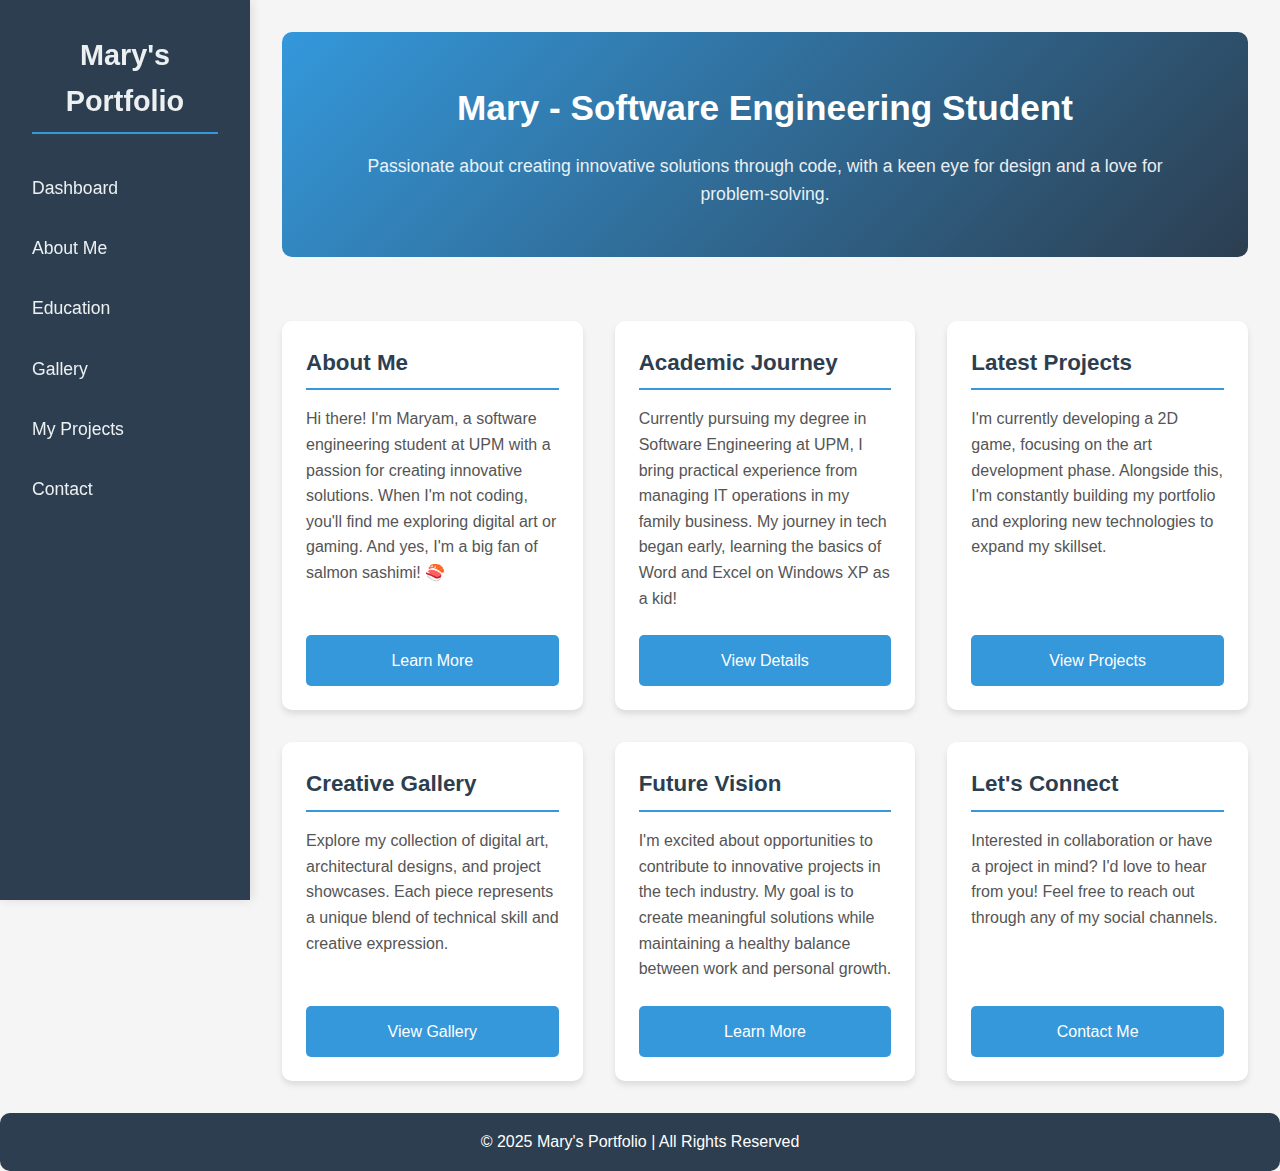
<file: index.html>
<!DOCTYPE html>
<html lang="en">
<head>
    <meta charset="UTF-8">
    <meta name="viewport" content="width=device-width, initial-scale=1.0">
    <title>Maryam Rizkha | Software Engineering Portfolio</title>
    <link rel="stylesheet" href="styles.css">
    <link rel="icon" type="image/png" href="image/favicon.png">
    <meta name="description" content="Portfolio of Maryam Rizkha, a Software Engineering student at UPM specializing in web development and creative solutions.">
</head>
<body>
    <div class="sidebar">
        <h1>Mary's Portfolio</h1>
        <nav>
            <ul>
                <li><a href="index.html">Dashboard</a></li>
                <li><a href="about.html">About Me</a></li>
                <li><a href="education.html">Education</a></li>
                <li><a href="gallery.html">Gallery</a></li>
                <li><a href="projects.html">My Projects</a></li>
                <li><a href="contact.html">Contact</a></li>
            </ul>
        </nav>
    </div>

    <div class="main-content">
        <div class="hero-section">
            <div class="hero-content">
                <h2>Mary - Software Engineering Student</h2>
                <p class="positioning-statement">Passionate about creating innovative solutions through code, with a keen eye for design and a love for problem-solving.</p>
            </div>
        </div>

        <div class="dashboard-grid">
            <div class="dashboard-card">
                <h3>About Me</h3>
                <p>Hi there! I'm Maryam, a software engineering student at UPM with a passion for creating innovative solutions. When I'm not coding, you'll find me exploring digital art or gaming. And yes, I'm a big fan of salmon sashimi! 🍣</p>
                <a href="about.html" class="button">Learn More</a>
            </div>

            <div class="dashboard-card">
                <h3>Academic Journey</h3>
                <p>Currently pursuing my degree in Software Engineering at UPM, I bring practical experience from managing IT operations in my family business. My journey in tech began early, learning the basics of Word and Excel on Windows XP as a kid!</p>
                <a href="education.html" class="button">View Details</a>
            </div>

            <div class="dashboard-card">
                <h3>Latest Projects</h3>
                <p>I'm currently developing a 2D game, focusing on the art development phase. Alongside this, I'm constantly building my portfolio and exploring new technologies to expand my skillset.</p>
                <a href="projects.html" class="button">View Projects</a>
            </div>

            <div class="dashboard-card">
                <h3>Creative Gallery</h3>
                <p>Explore my collection of digital art, architectural designs, and project showcases. Each piece represents a unique blend of technical skill and creative expression.</p>
                <a href="gallery.html" class="button">View Gallery</a>
            </div>

            <div class="dashboard-card">
                <h3>Future Vision</h3>
                <p>I'm excited about opportunities to contribute to innovative projects in the tech industry. My goal is to create meaningful solutions while maintaining a healthy balance between work and personal growth.</p>
                <a href="about.html#future" class="button">Learn More</a>
            </div>

            <div class="dashboard-card">
                <h3>Let's Connect</h3>
                <p>Interested in collaboration or have a project in mind? I'd love to hear from you! Feel free to reach out through any of my social channels.</p>
                <a href="contact.html" class="button">Contact Me</a>
            </div>
        </div>
    </div>

    <footer>
        <p>&copy; 2025 Mary's Portfolio | All Rights Reserved</p>
    </footer>
</body>
</html>
</file>
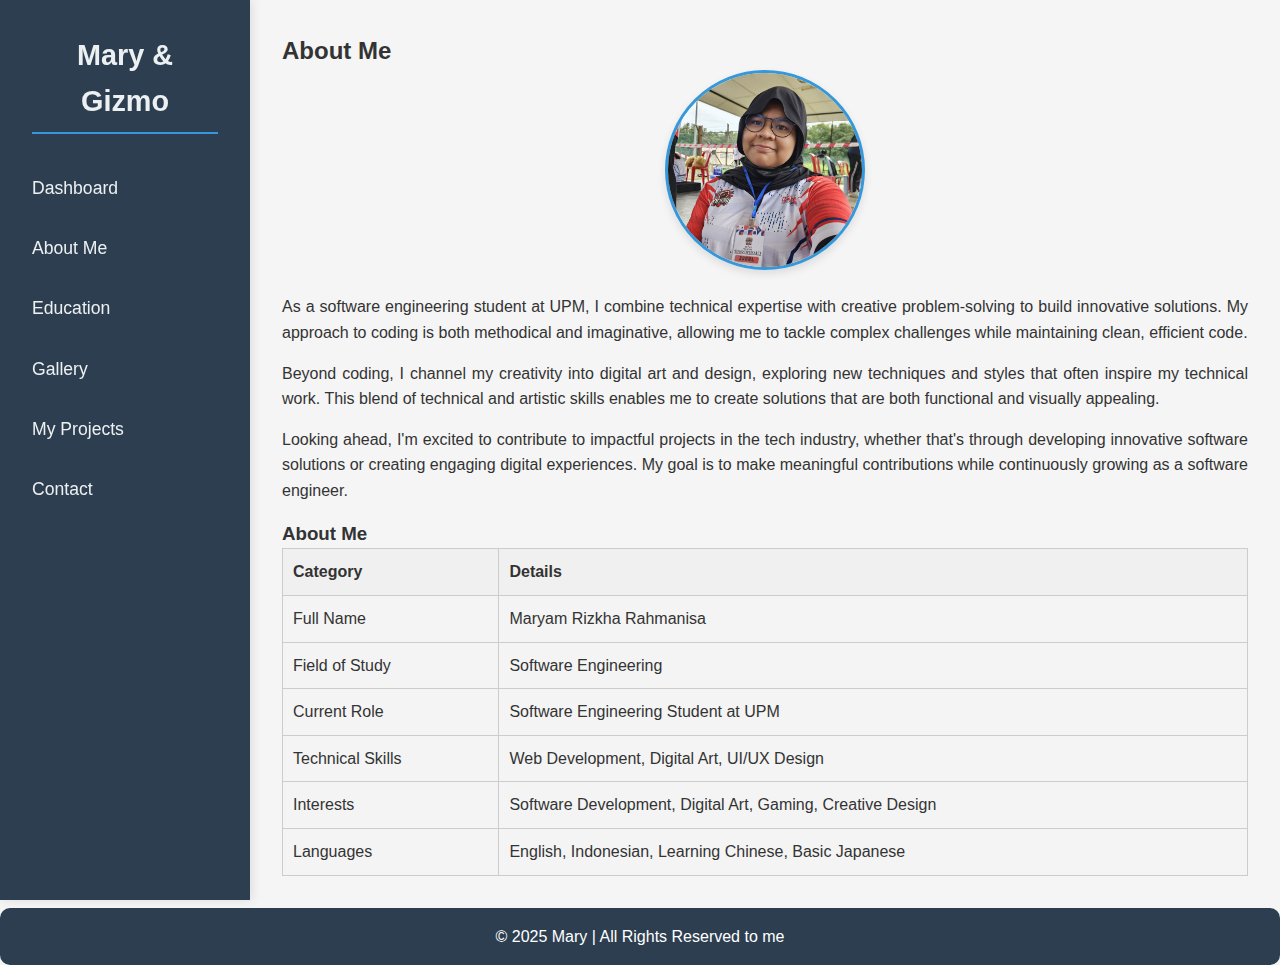
<file: about.html>
<!DOCTYPE html>
<html lang="en">
<head>
    <meta charset="UTF-8">
    <meta name="viewport" content="width=device-width, initial-scale=1.0">
    <title>About Me - Mary & Gizmo</title>
    <link rel="stylesheet" href="styles.css">
</head>
<body>
    <div class="sidebar">
        <h1>Mary & Gizmo</h1>
        <nav>
            <ul>
                <li><a href="index.html">Dashboard</a></li>
                <li><a href="about.html">About Me</a></li>
                <li><a href="education.html">Education</a></li>
                <li><a href="gallery.html">Gallery</a></li>
                <li><a href="projects.html">My Projects</a></li>
                <li><a href="contact.html">Contact</a></li>
            </ul>
        </nav>
    </div>

    <div class="main-content">
        <section id="about">
            <h2>About Me</h2>
            
            <div class="profile-section">
                <div class="profile-image">
                    <a href="#" onclick="openImageModal('image/Profile.jpeg'); return false;">
                        <img src="image/Profile.jpeg" alt="Mary's Profile Picture">
                    </a>
                </div>
                
                <div class="profile-intro">
                    <p>As a software engineering student at UPM, I combine technical expertise with creative problem-solving to build innovative solutions. My approach to coding is both methodical and imaginative, allowing me to tackle complex challenges while maintaining clean, efficient code.</p>
                    
                    <p>Beyond coding, I channel my creativity into digital art and design, exploring new techniques and styles that often inspire my technical work. This blend of technical and artistic skills enables me to create solutions that are both functional and visually appealing.</p>
                    
                    <p>Looking ahead, I'm excited to contribute to impactful projects in the tech industry, whether that's through developing innovative software solutions or creating engaging digital experiences. My goal is to make meaningful contributions while continuously growing as a software engineer.</p>
                </div>
            </div>

            <!-- Add Modal for Image -->
            <div id="imageModal" class="modal">
                <span class="close-modal" onclick="closeImageModal()">&times;</span>
                <img class="modal-content" id="modalImage">
            </div>

            <div class="about-info">
                <h3>About Me</h3>
                <table>
                    <tr>
                        <th>Category</th>
                        <th>Details</th>
                    </tr>
                    <tr>
                        <td>Full Name</td>
                        <td>Maryam Rizkha Rahmanisa</td>
                    </tr>
                    <tr>
                        <td>Field of Study</td>
                        <td>Software Engineering</td>
                    </tr>
                    <tr>
                        <td>Current Role</td>
                        <td>Software Engineering Student at UPM</td>
                    </tr>
                    <tr>
                        <td>Technical Skills</td>
                        <td>Web Development, Digital Art, UI/UX Design</td>
                    </tr>
                    <tr>
                        <td>Interests</td>
                        <td>Software Development, Digital Art, Gaming, Creative Design</td>
                    </tr>
                    <tr>
                        <td>Languages</td>
                        <td>English, Indonesian, Learning Chinese, Basic Japanese</td>
                    </tr>
                </table>
            </div>
        </section>
    </div>

    <footer>
        <p>&copy; 2025 Mary | All Rights Reserved to me</p>
    </footer>

    <script>
        function openImageModal(imageSrc) {
            const modal = document.getElementById('imageModal');
            const modalImg = document.getElementById('modalImage');
            modal.style.display = "flex";
            modalImg.src = imageSrc;
        }

        function closeImageModal() {
            document.getElementById('imageModal').style.display = "none";
        }

        // Close modal when clicking outside the image
        window.onclick = function(event) {
            const modal = document.getElementById('imageModal');
            if (event.target == modal) {
                modal.style.display = "none";
            }
        }
    </script>
</body>
</html>
</file>
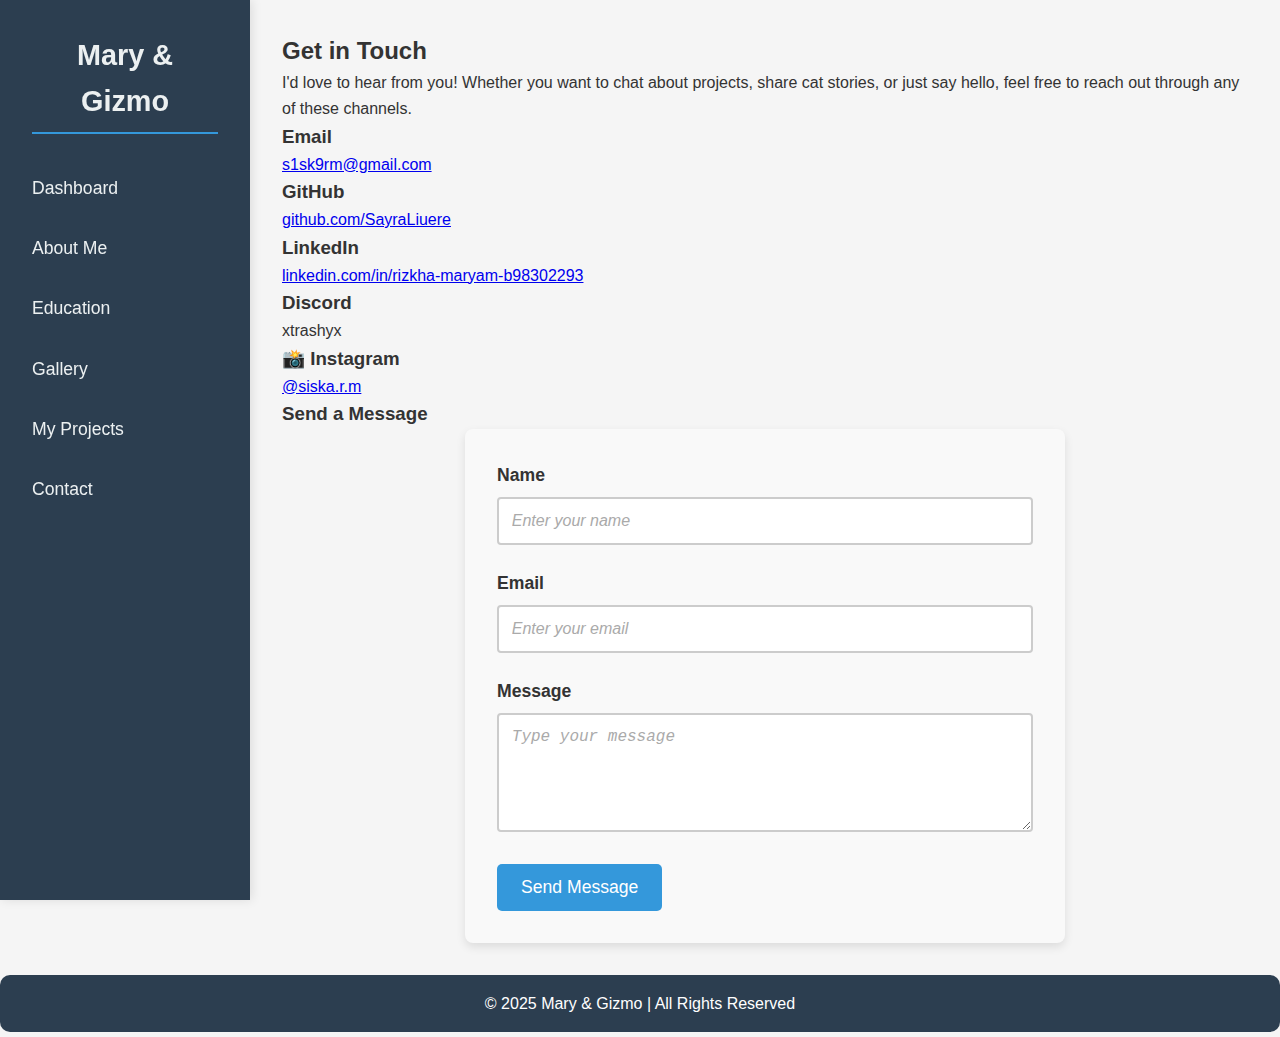
<file: contact.html>
<!DOCTYPE html>
<html lang="en">
<head>
    <meta charset="UTF-8">
    <meta name="viewport" content="width=device-width, initial-scale=1.0">
    <title>Contact - Mary & Gizmo</title>
    <link rel="stylesheet" href="styles.css">
</head>
<body>
    <div class="sidebar">
        <h1>Mary & Gizmo</h1>
        <nav>
            <ul>
                <li><a href="index.html">Dashboard</a></li>
                <li><a href="about.html">About Me</a></li>
                <li><a href="education.html">Education</a></li>
                <li><a href="gallery.html">Gallery</a></li>
                <li><a href="projects.html">My Projects</a></li>
                <li><a href="contact.html">Contact</a></li>
            </ul>
        </nav>
    </div>

    <div class="main-content">
        <section id="contact">
            <h2>Get in Touch</h2>
            <div class="contact-intro">
                <p>I'd love to hear from you! Whether you want to chat about projects, share cat stories, or just say hello, feel free to reach out through any of these channels.</p>
            </div>

            <div class="contact-info">
                <div class="contact-card">
                    <h3> Email</h3>
                    <p><a href="mailto:s1sk9rm@gmail.com">s1sk9rm@gmail.com</a></p>
                </div>

                <div class="contact-card">
                    <h3> GitHub</h3>
                    <p><a href="https://github.com/SayraLiuere" target="_blank">github.com/SayraLiuere</a></p>
                </div>

                <div class="contact-card">
                    <h3> LinkedIn</h3>
                    <p><a href="https://linkedin.com/in/rizkha-maryam-b98302293" target="_blank">linkedin.com/in/rizkha-maryam-b98302293</a></p>
                </div>

                <div class="contact-card">
                    <h3> Discord</h3>
                    <p>xtrashyx</p>
                </div>

                <div class="contact-card">
                    <h3>📸 Instagram</h3>
                    <p><a href="https://instagram.com/siska.r.m" target="_blank">@siska.r.m</a></p>
                </div>
            </div>

            <div class="contact-form">
                <h3>Send a Message</h3>
                <form>
                    <div class="form-group">
                        <label for="name">Name</label>
                        <input type="text" id="name" name="name" required placeholder="Enter your name">
                    </div>
                    <div class="form-group">
                        <label for="email">Email</label>
                        <input type="email" id="email" name="email" required placeholder="Enter your email">
                    </div>
                    <div class="form-group">
                        <label for="message">Message</label>
                        <textarea id="message" name="message" rows="5" required placeholder="Type your message"></textarea>
                    </div>
                    <button type="submit" class="button">Send Message</button>
                </form>
                
            </div>
        </section>
    </div>

    <footer>
        <p>&copy; 2025 Mary & Gizmo | All Rights Reserved</p>
    </footer>
</body>
</html>
</file>
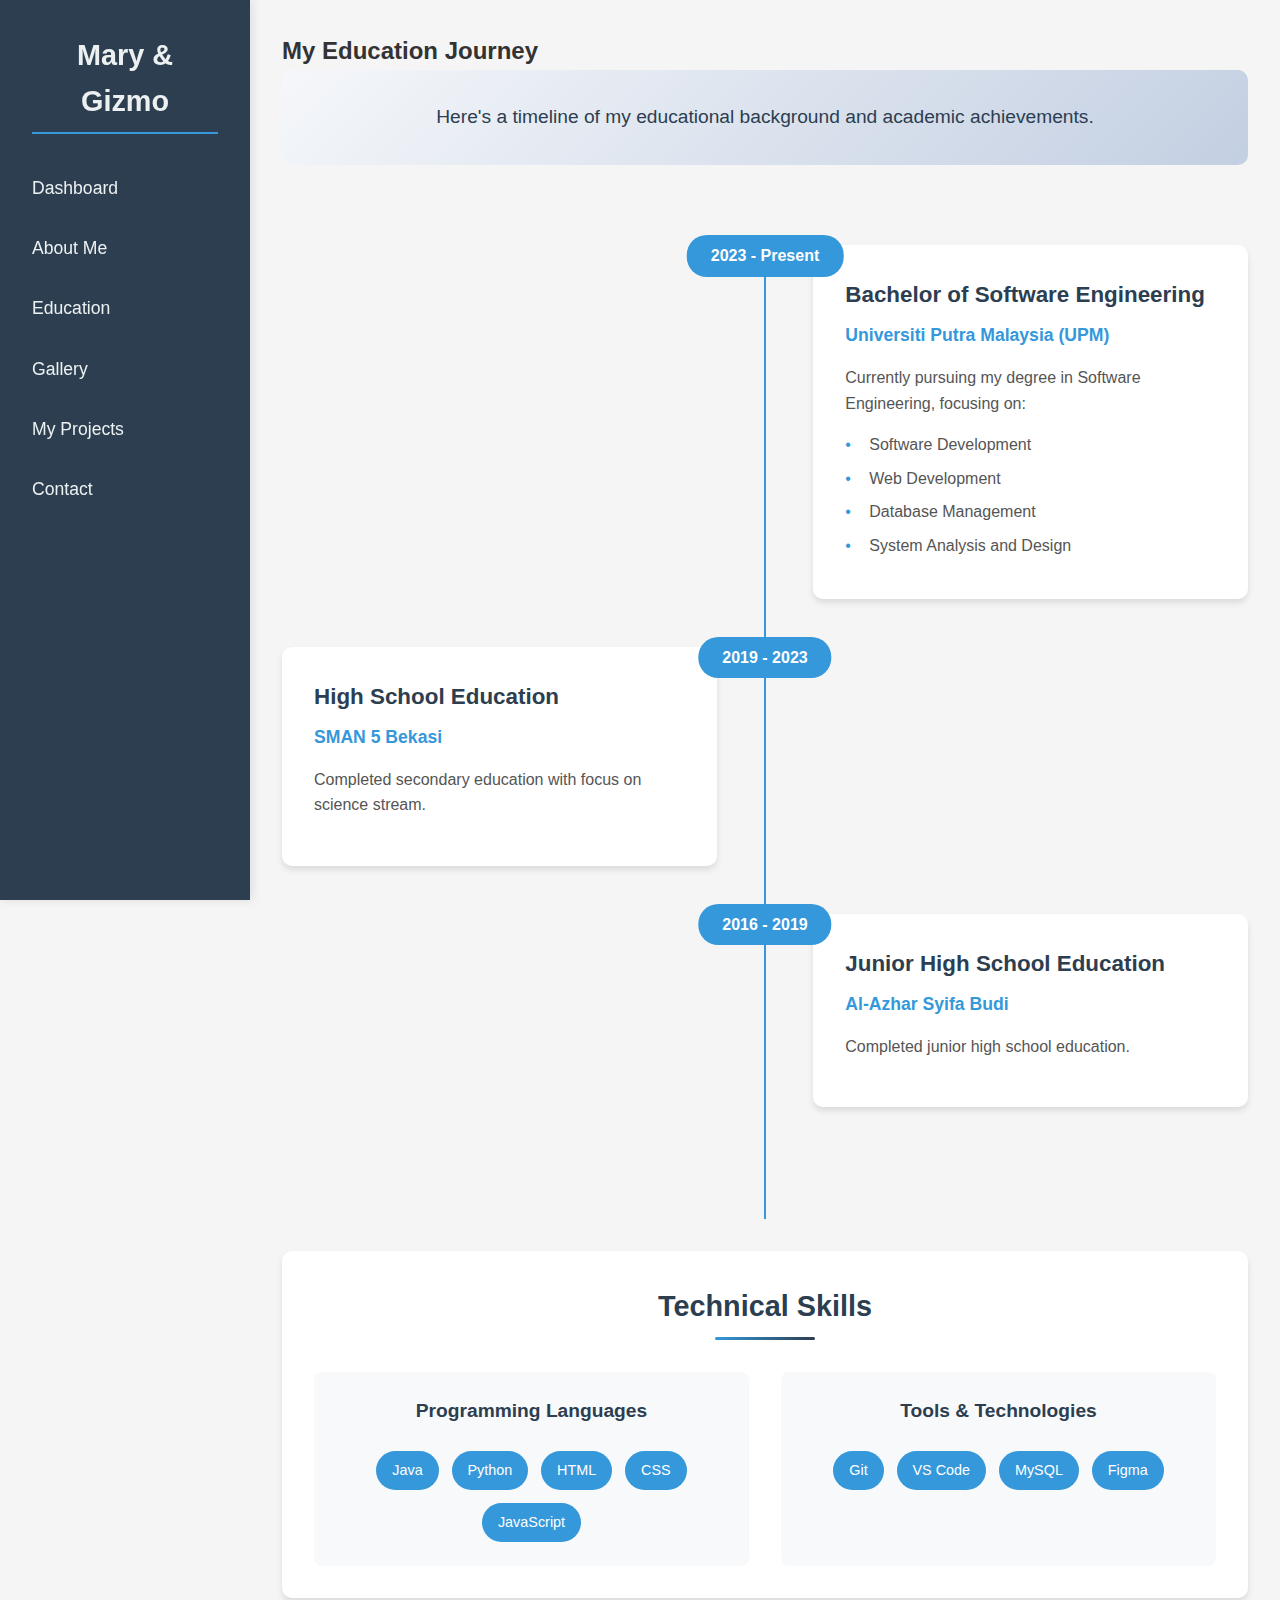
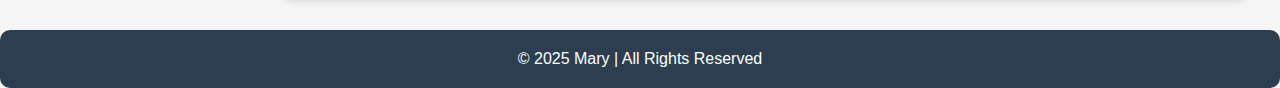
<file: education.html>
<!DOCTYPE html>
<html lang="en">
<head>
    <meta charset="UTF-8">
    <meta name="viewport" content="width=device-width, initial-scale=1.0">
    <title>Education - Mary & Gizmo</title>
    <link rel="stylesheet" href="styles.css">
</head>
<body>
    <div class="sidebar">
        <h1>Mary & Gizmo</h1>
        <nav>
            <ul>
                <li><a href="index.html">Dashboard</a></li>
                <li><a href="about.html">About Me</a></li>
                <li><a href="education.html">Education</a></li>
                <li><a href="gallery.html">Gallery</a></li>
                <li><a href="projects.html">My Projects</a></li>
                <li><a href="contact.html">Contact</a></li>
            </ul>
        </nav>
    </div>

    <div class="main-content">
        <section id="education">
            <h2>My Education Journey</h2>
            <div class="education-intro">
                <p>Here's a timeline of my educational background and academic achievements.</p>
            </div>

            <div class="education-timeline">
                <div class="education-item">
                    <div class="education-year">2023 - Present</div>
                    <div class="education-content">
                        <h3>Bachelor of Software Engineering</h3>
                        <h4>Universiti Putra Malaysia (UPM)</h4>
                        <p>Currently pursuing my degree in Software Engineering, focusing on:</p>
                        <ul>
                            <li>Software Development</li>
                            <li>Web Development</li>
                            <li>Database Management</li>
                            <li>System Analysis and Design</li>
                        </ul>
                    </div>
                </div>

                <div class="education-item">
                    <div class="education-year">2019 - 2023</div>
                    <div class="education-content">
                        <h3>High School Education</h3>
                        <h4>SMAN 5 Bekasi</h4>
                        <p>Completed secondary education with focus on science stream.</p>
                    </div>
                </div>

                <div class="education-item">
                    <div class="education-year">2016 - 2019</div>
                    <div class="education-content">
                        <h3>Junior High School Education</h3>
                        <h4>Al-Azhar Syifa Budi</h4>
                        <p>Completed junior high school education.</p>
                    </div>
                </div>
            </div>

            <div class="education-skills">
                <h3>Technical Skills</h3>
                <div class="skills-grid">
                    <div class="skill-category">
                        <h4>Programming Languages</h4>
                        <div class="skill-tags">
                            <span class="skill-tag">Java</span>
                            <span class="skill-tag">Python</span>
                            <span class="skill-tag">HTML</span>
                            <span class="skill-tag">CSS</span>
                            <span class="skill-tag">JavaScript</span>
                        </div>
                    </div>

                    <div class="skill-category">
                        <h4>Tools & Technologies</h4>
                        <div class="skill-tags">
                            <span class="skill-tag">Git</span>
                            <span class="skill-tag">VS Code</span>
                            <span class="skill-tag">MySQL</span>
                            <span class="skill-tag">Figma</span>
                        </div>
                    </div>
                </div>
            </div>
        </section>
    </div>

    <footer>
        <p>&copy; 2025 Mary | All Rights Reserved</p>
    </footer>
</body>
</html>
</file>
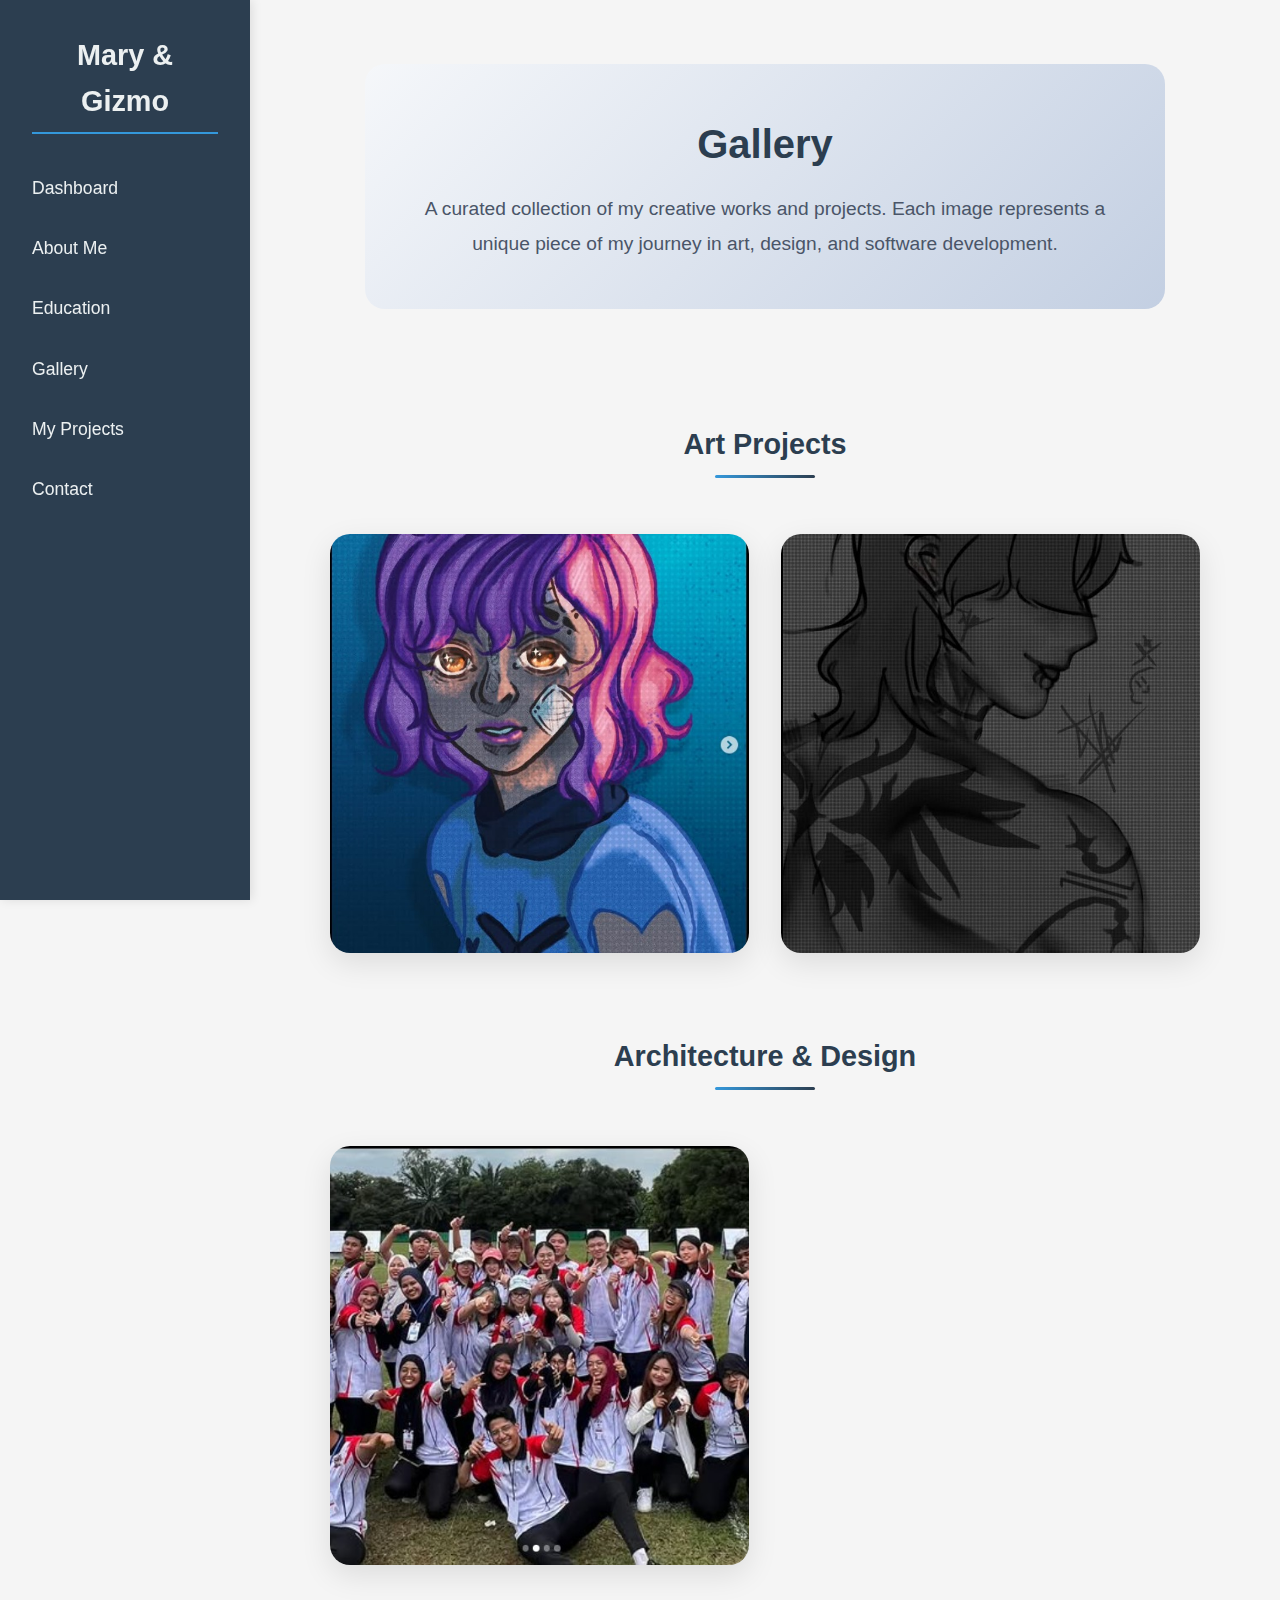
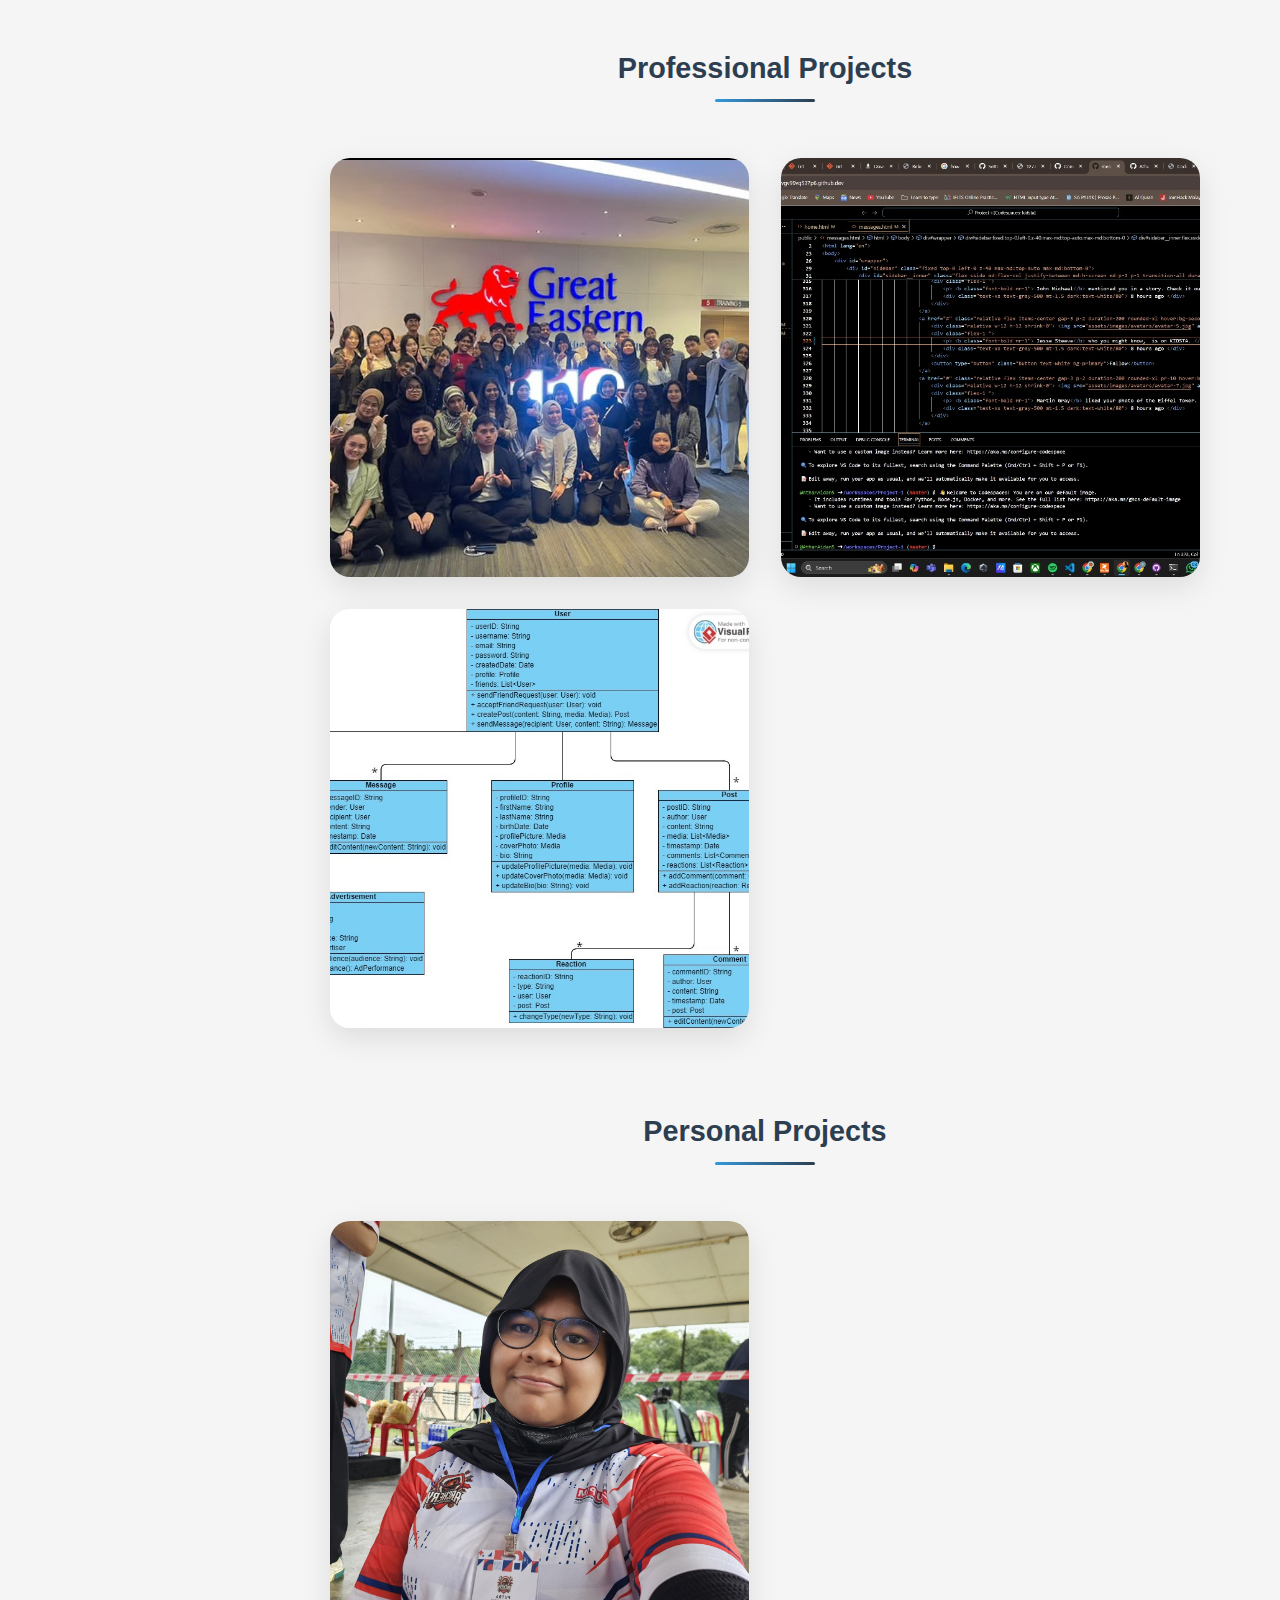
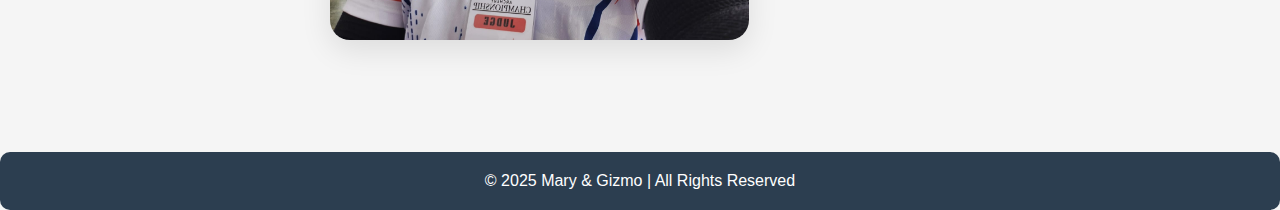
<file: gallery.html>
<!DOCTYPE html>
<html lang="en">
<head>
    <meta charset="UTF-8">
    <meta name="viewport" content="width=device-width, initial-scale=1.0">
    <title>Gallery - Mary & Gizmo</title>
    <link rel="stylesheet" href="styles.css">
    <style>
        .gallery-container {
            max-width: 1400px;
            margin: 0 auto;
            padding: 2rem;
        }

        .gallery-intro {
            text-align: center;
            padding: 3rem 2rem;
            max-width: 800px;
            margin: 0 auto;
            background: linear-gradient(135deg, #f5f7fa 0%, #c3cfe2 100%);
            border-radius: 20px;
            margin-bottom: 3rem;
        }

        .gallery-intro h2 {
            font-size: 2.5rem;
            color: #2c3e50;
            margin-bottom: 1rem;
            font-weight: 600;
        }

        .gallery-intro p {
            font-size: 1.2rem;
            color: #4a5568;
            line-height: 1.8;
        }

        .gallery-grid {
            display: grid;
            grid-template-columns: repeat(auto-fit, minmax(300px, 1fr));
            gap: 2rem;
            padding: 1rem;
        }

        .gallery-item {
            position: relative;
            overflow: hidden;
            border-radius: 20px;
            box-shadow: 0 10px 30px rgba(0, 0, 0, 0.1);
            transition: all 0.4s cubic-bezier(0.4, 0, 0.2, 1);
            aspect-ratio: 1;
            background: #fff;
        }

        .gallery-item:hover {
            transform: translateY(-10px) scale(1.02);
            box-shadow: 0 20px 40px rgba(0, 0, 0, 0.15);
        }

        .gallery-item img {
            width: 100%;
            height: 100%;
            object-fit: cover;
            transition: transform 0.6s cubic-bezier(0.4, 0, 0.2, 1);
        }

        .gallery-item:hover img {
            transform: scale(1.1);
        }

        .gallery-caption {
            position: absolute;
            bottom: 0;
            left: 0;
            right: 0;
            background: linear-gradient(to top, rgba(0,0,0,0.8), transparent);
            color: white;
            padding: 2rem 1rem 1rem;
            transform: translateY(100%);
            transition: transform 0.4s cubic-bezier(0.4, 0, 0.2, 1);
            text-align: center;
        }

        .gallery-item:hover .gallery-caption {
            transform: translateY(0);
        }

        .gallery-caption p {
            margin: 0;
            font-size: 1.1rem;
            font-weight: 500;
            text-shadow: 1px 1px 3px rgba(0,0,0,0.3);
        }

        .category-title {
            grid-column: 1 / -1;
            text-align: center;
            margin: 3rem 0 1rem;
            color: #2c3e50;
            font-size: 1.8rem;
            font-weight: 600;
            position: relative;
        }

        .category-title::after {
            content: '';
            display: block;
            width: 100px;
            height: 3px;
            background: linear-gradient(to right, #3498db, #2c3e50);
            margin: 0.5rem auto;
            border-radius: 3px;
        }

        @media (max-width: 768px) {
            .gallery-grid {
                grid-template-columns: 1fr;
                gap: 1.5rem;
                padding: 0.5rem;
            }

            .gallery-intro {
                padding: 2rem 1rem;
                margin-bottom: 2rem;
            }

            .gallery-intro h2 {
                font-size: 2rem;
            }
        }
    </style>
</head>
<body>
    <div class="sidebar">
        <h1>Mary & Gizmo</h1>
        <nav>
            <ul>
                <li><a href="index.html">Dashboard</a></li>
                <li><a href="about.html">About Me</a></li>
                <li><a href="education.html">Education</a></li>
                <li><a href="gallery.html">Gallery</a></li>
                <li><a href="projects.html">My Projects</a></li>
                <li><a href="contact.html">Contact</a></li>
            </ul>
        </nav>
    </div>

    <div class="main-content">
        <div class="gallery-container">
            <div class="gallery-intro">
                <h2>Gallery</h2>
                <p>A curated collection of my creative works and projects. Each image represents a unique piece of my journey in art, design, and software development.</p>
            </div>

            <div class="gallery-grid">
                <h3 class="category-title">Art Projects</h3>
                <div class="gallery-item">
                    <a href="projects.html#art-projects">
                        <img src="image/art1.jpg" alt="Digital Art Creation">
                        <div class="gallery-caption">
                            <p>Digital Art Creation - Exploring digital art and creative expression</p>
                        </div>
                    </a>
                </div>
                <div class="gallery-item">
                    <a href="projects.html#art-projects">
                        <img src="image/art2.jpg" alt="Artwork Design">
                        <div class="gallery-caption">
                            <p>Artwork Design - Creating unique artwork pieces with different styles</p>
                        </div>
                    </a>
                </div>

                <h3 class="category-title">Architecture & Design</h3>
                <div class="gallery-item">
                    <a href="projects.html#architecture-projects">
                        <img src="image/arch1.jpg" alt="Architectural Design">
                        <div class="gallery-caption">
                            <p>Architectural Design - Exploring architectural concepts and design principles</p>
                        </div>
                    </a>
                </div>

                <h3 class="category-title">Professional Projects</h3>
                <div class="gallery-item">
                    <a href="projects.html#recent-works">
                        <img src="image/Takaful.jpg" alt="Takaful Project">
                        <div class="gallery-caption">
                            <p>Takaful Project - Working on innovative solutions in the insurance sector</p>
                        </div>
                    </a>
                </div>
                <div class="gallery-item">
                    <a href="projects.html#recent-works">
                        <img src="image/WhatsApp Image 2025-05-21 at 13.50.52.jpeg" alt="Latest Project">
                        <div class="gallery-caption">
                            <p>Latest Project - Showcasing new skills and techniques</p>
                        </div>
                    </a>
                </div>
                <div class="gallery-item">
                    <a href="projects.html#recent-works">
                        <img src="image/WhatsApp Image 2025-05-21 at 13.50.51.jpeg" alt="Work in Progress">
                        <div class="gallery-caption">
                            <p>Work in Progress - An exciting project under development</p>
                        </div>
                    </a>
                </div>

                <h3 class="category-title">Personal Projects</h3>
                <div class="gallery-item">
                    <a href="about.html#about">
                        <img src="image/Profile.jpeg" alt="Personal Website">
                        <div class="gallery-caption">
                            <p>About Me - Learn more about my journey and background</p>
                        </div>
                    </a>
                </div>
            </div>
        </div>
    </div>

    <footer>
        <p>&copy; 2025 Mary & Gizmo | All Rights Reserved</p>
    </footer>
</body>
</html>
</file>
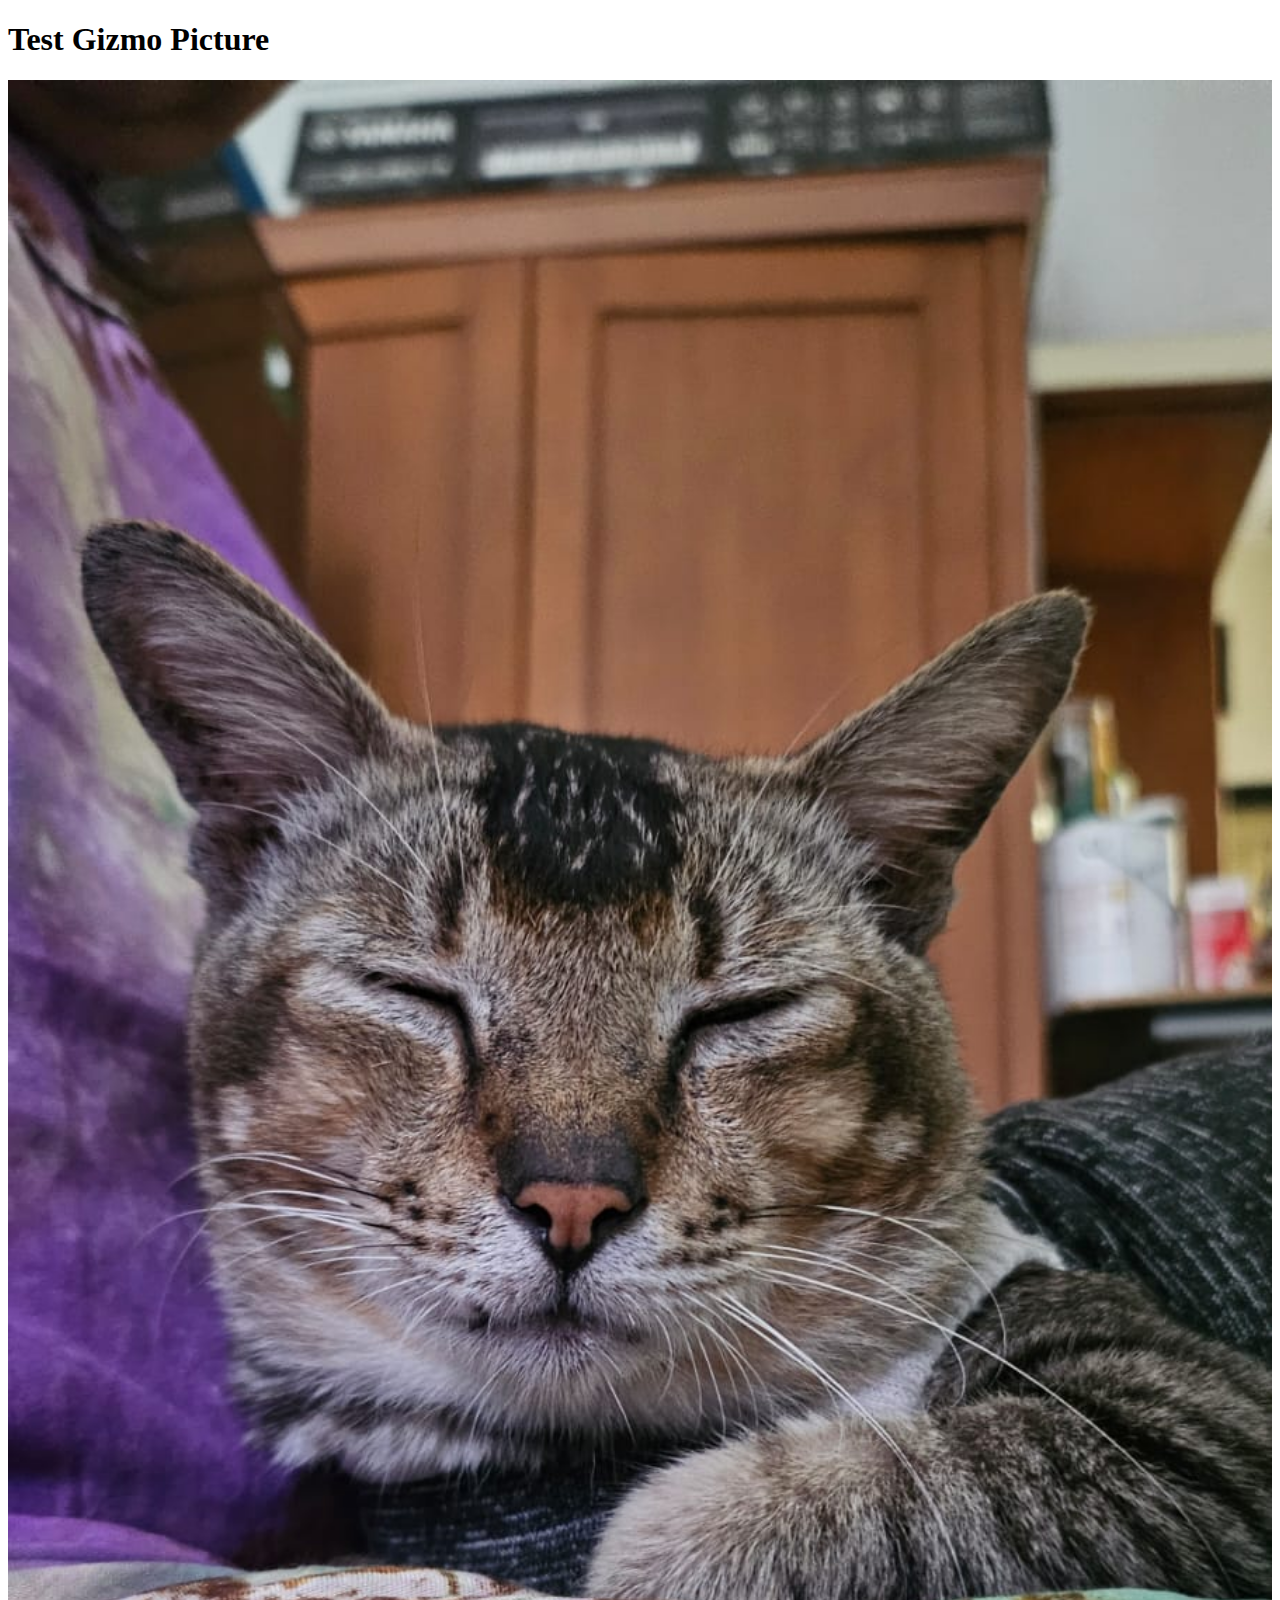
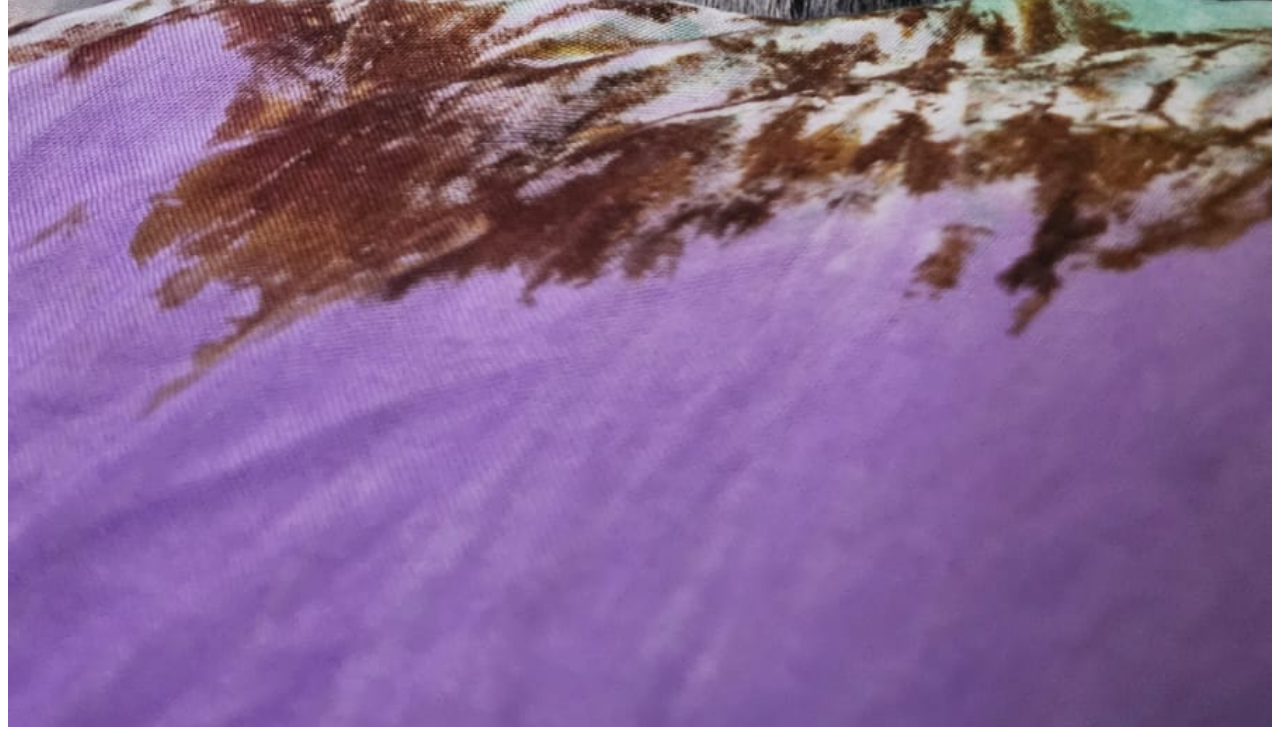
<file: omg.html>
<!DOCTYPE html>
<html lang="en">
<head>
    <meta charset="UTF-8">
    <meta name="viewport" content="width=device-width, initial-scale=1.0">
    <title>Display Gizmo</title>
</head>
<body>
    <h1>Test Gizmo Picture</h1>
    <img src="image/gimoosquint.jpeg" alt="Gizmo" style="width: 100%; height: auto;">
</body>
</html>
</file>
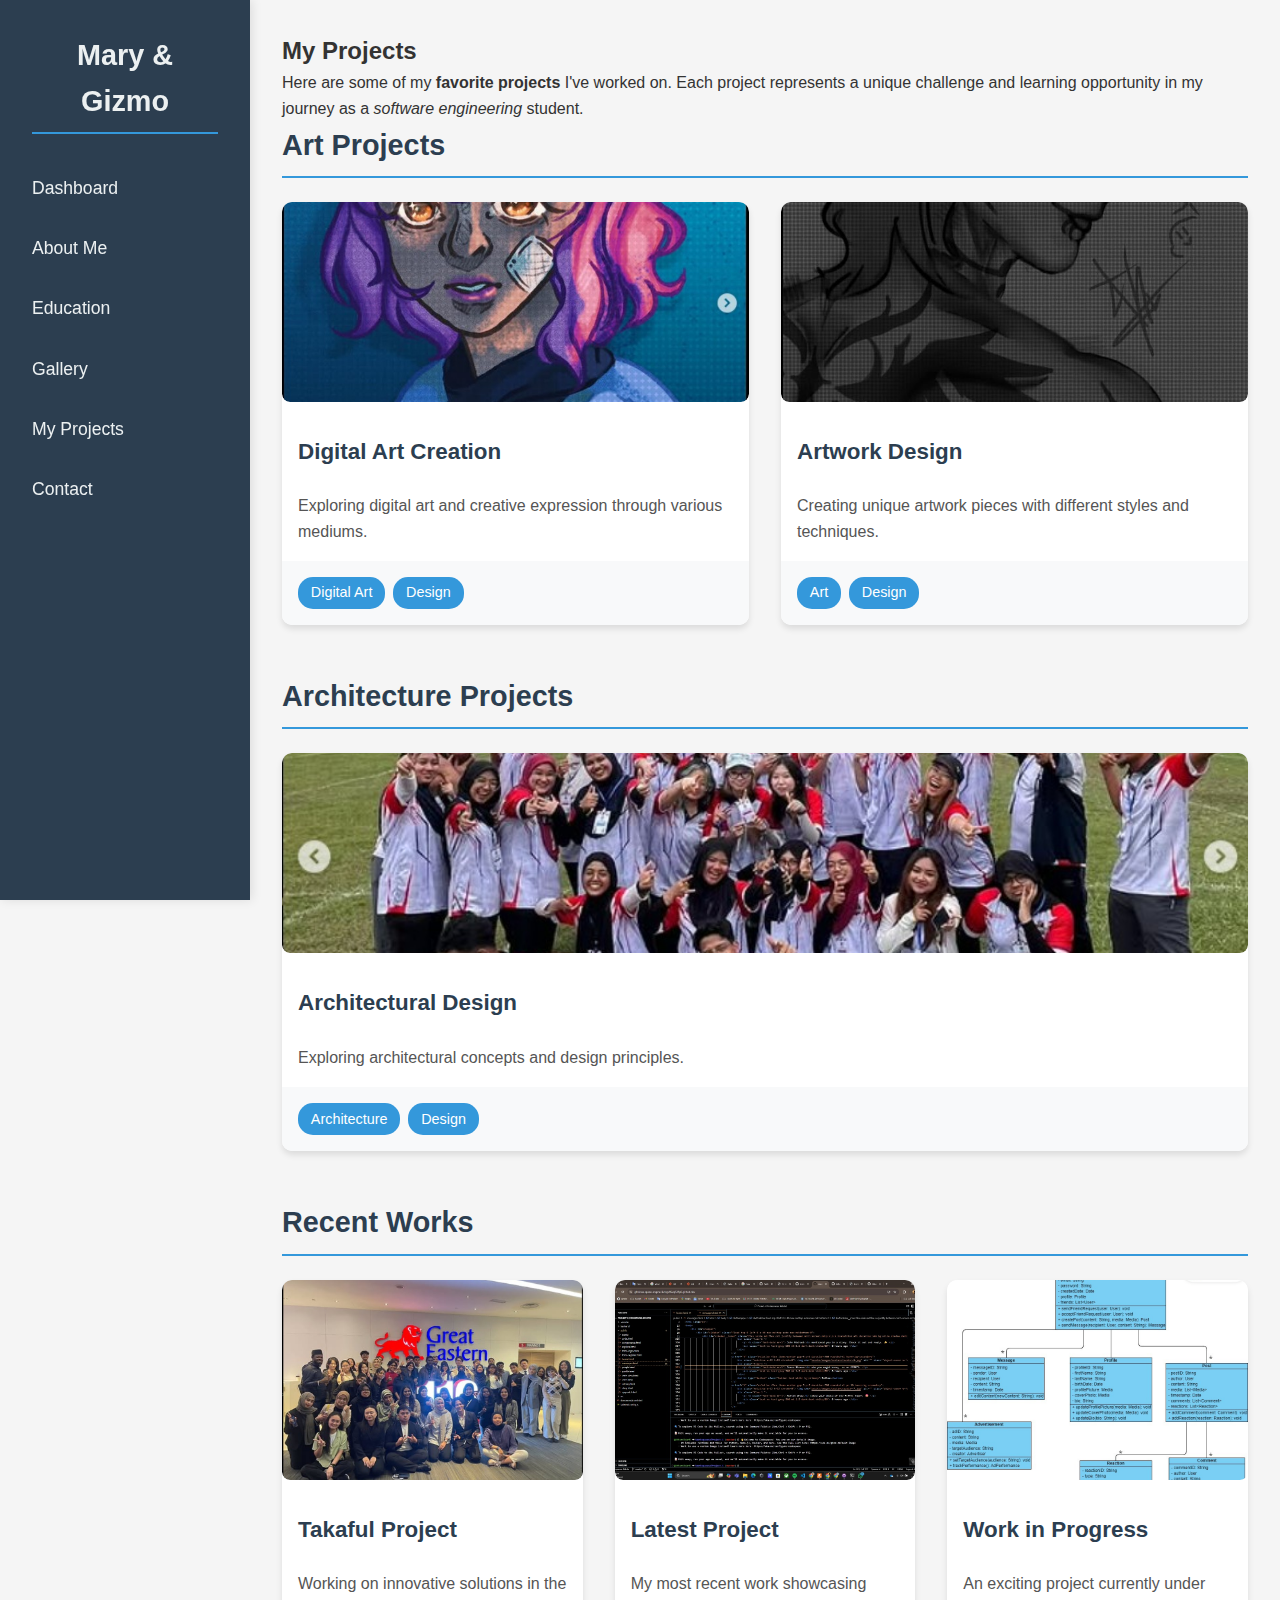
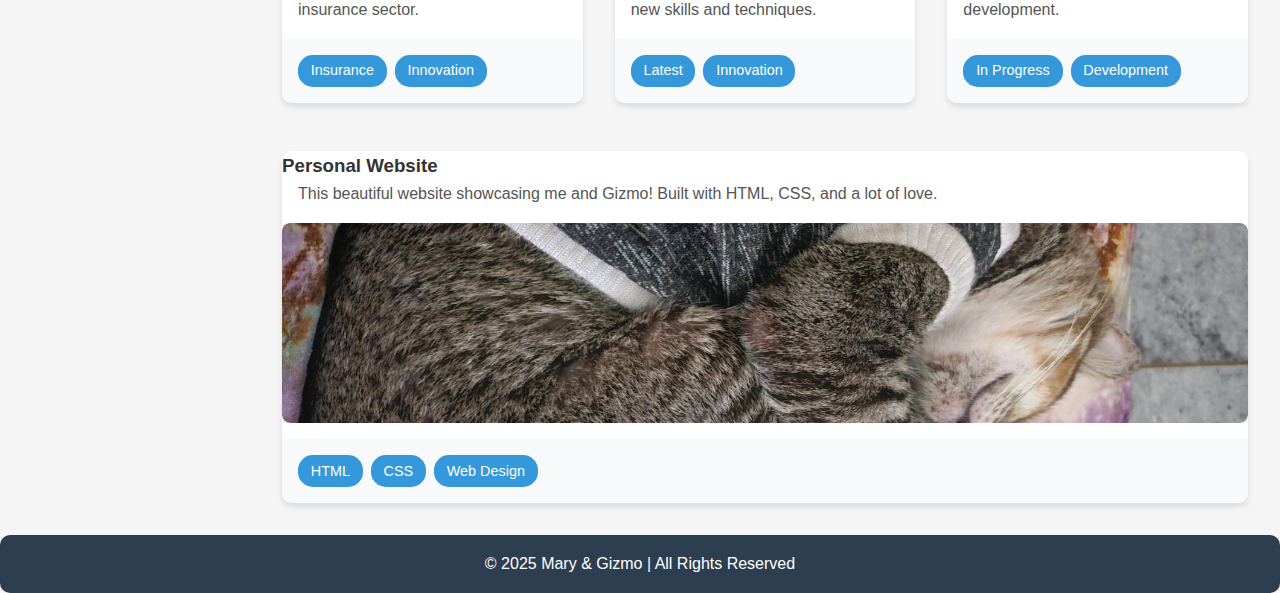
<file: projects.html>
<!DOCTYPE html>
<html lang="en">
<head>
    <meta charset="UTF-8">
    <meta name="viewport" content="width=device-width, initial-scale=1.0">
    <title>My Projects - Mary & Gizmo</title>
    <link rel="stylesheet" href="styles.css">
</head>
<body>
    <div class="sidebar">
        <h1>Mary & Gizmo</h1>
        <nav>
            <ul>
                <li><a href="index.html">Dashboard</a></li>
                <li><a href="about.html">About Me</a></li>
                <li><a href="education.html">Education</a></li>
                <li><a href="gallery.html">Gallery</a></li>
                <li><a href="projects.html">My Projects</a></li>
                <li><a href="contact.html">Contact</a></li>
            </ul>
        </nav>
    </div>

    <div class="main-content">
        <section id="projects">
            <h2>My Projects</h2>
            <div class="projects-intro">
                <p>Here are some of my <strong>favorite projects</strong> I've worked on. Each project represents a unique challenge and learning opportunity in my journey as a <em>software engineering</em> student.</p>
            </div>

            <div class="projects-grid">
                <div class="project-category">
                    <h3>Art Projects</h3>
                    <div class="project-cards">
                        <div class="project-card">
                            <div class="project-image">
                                <img src="image/art1.jpg" alt="Digital Art Creation">
                            </div>
                            <h4>Digital Art Creation</h4>
                            <p>Exploring digital art and creative expression through various mediums.</p>
                            <div class="project-tech">
                                <span class="tech-tag">Digital Art</span>
                                <span class="tech-tag">Design</span>
                            </div>
                        </div>

                        <div class="project-card">
                            <div class="project-image">
                                <img src="image/art2.jpg" alt="Artwork Design">
                            </div>
                            <h4>Artwork Design</h4>
                            <p>Creating unique artwork pieces with different styles and techniques.</p>
                            <div class="project-tech">
                                <span class="tech-tag">Art</span>
                                <span class="tech-tag">Design</span>
                            </div>
                        </div>
                    </div>
                </div>

                <div class="project-category">
                    <h3>Architecture Projects</h3>
                    <div class="project-cards">
                        <div class="project-card">
                            <div class="project-image">
                                <img src="image/arch1.jpg" alt="Architectural Design">
                            </div>
                            <h4>Architectural Design</h4>
                            <p>Exploring architectural concepts and design principles.</p>
                            <div class="project-tech">
                                <span class="tech-tag">Architecture</span>
                                <span class="tech-tag">Design</span>
                            </div>
                        </div>
                    </div>
                </div>

                <div class="project-category">
                    <h3>Recent Works</h3>
                    <div class="project-cards">
                        <div class="project-card">
                            <div class="project-image">
                                <img src="image/Takaful.jpg" alt="Takaful Project">
                            </div>
                            <h4>Takaful Project</h4>
                            <p>Working on innovative solutions in the insurance sector.</p>
                            <div class="project-tech">
                                <span class="tech-tag">Insurance</span>
                                <span class="tech-tag">Innovation</span>
                            </div>
                        </div>

                        <div class="project-card">
                            <div class="project-image">
                                <img src="image/WhatsApp Image 2025-05-21 at 13.50.52.jpeg" alt="Latest Project">
                            </div>
                            <h4>Latest Project</h4>
                            <p>My most recent work showcasing new skills and techniques.</p>
                            <div class="project-tech">
                                <span class="tech-tag">Latest</span>
                                <span class="tech-tag">Innovation</span>
                            </div>
                        </div>

                        <div class="project-card">
                            <div class="project-image">
                                <img src="image/WhatsApp Image 2025-05-21 at 13.50.51.jpeg" alt="Work in Progress">
                            </div>
                            <h4>Work in Progress</h4>
                            <p>An exciting project currently under development.</p>
                            <div class="project-tech">
                                <span class="tech-tag">In Progress</span>
                                <span class="tech-tag">Development</span>
                            </div>
                        </div>
                    </div>
                </div>

                <div class="project-card">
                    <h3>Personal Website</h3>
                    <p>This beautiful website showcasing me and Gizmo! Built with HTML, CSS, and a lot of love.</p>
                    <div class="project-image">
                        <img src="image/gimocurl.jpeg" alt="Website Preview">
                    </div>
                    <div class="project-tech">
                        <span class="tech-tag">HTML</span>
                        <span class="tech-tag">CSS</span>
                        <span class="tech-tag">Web Design</span>
                    </div>
                </div>
            </div>
        </section>
    </div>

    <footer>
        <p>&copy; 2025 Mary & Gizmo | All Rights Reserved</p>
    </footer>
</body>
</html>
</file>
<file: styles.css>
/* Reset and base styles */
* {
    margin: 0;
    padding: 0;
    box-sizing: border-box;
}

body {
    font-family: 'Segoe UI', Tahoma, Geneva, Verdana, sans-serif;
    line-height: 1.6;
    color: #333;
    background-color: #f5f5f5;
    display: flex;
    min-height: 100vh;
    flex-direction: column;
}

/* Sidebar styles */
.sidebar {
    width: 250px;
    background-color: #2c3e50;
    color: white;
    padding: 2rem;
    position: fixed;
    height: 100vh;
    box-shadow: 2px 0 10px rgba(0, 0, 0, 0.1);
    z-index: 1000;
}

.sidebar h1 {
    font-size: 1.8rem;
    margin-bottom: 2rem;
    color: #ecf0f1;
    border-bottom: 2px solid #3498db;
    padding-bottom: 0.5rem;
    text-align: center;
}

.sidebar nav ul {
    list-style: none;
}

.sidebar nav ul li {
    margin-bottom: 1rem;
}

.sidebar nav ul li a {
    color: #ecf0f1;
    text-decoration: none;
    font-size: 1.1rem;
    transition: color 0.3s ease;
    display: block;
    padding: 0.5rem 0;
}

.sidebar nav ul li a:hover {
    color: #3498db;
}

/* Main content styles */
.main-content {
    margin-left: 250px;
    padding: 2rem;
    flex: 1;
    min-height: 100vh;
    display: flex;
    flex-direction: column;
}

/* Hero section */
.hero-section {
    background: linear-gradient(135deg, #3498db, #2c3e50);
    color: white;
    padding: 3rem 2rem;
    border-radius: 10px;
    margin-bottom: 2rem;
    text-align: center;
}

.hero-content h2 {
    font-size: 2.2rem;
    margin-bottom: 1rem;
}

.positioning-statement {
    font-size: 1.1rem;
    max-width: 800px;
    margin: 0 auto;
    opacity: 0.9;
}

/* Dashboard grid */
.dashboard-grid {
    display: grid;
    grid-template-columns: repeat(auto-fit, minmax(300px, 1fr));
    gap: 2rem;
    margin-top: 2rem;
    flex: 1;
}

.dashboard-card {
    background: white;
    padding: 1.5rem;
    border-radius: 10px;
    box-shadow: 0 4px 6px rgba(0, 0, 0, 0.1);
    transition: transform 0.3s ease, box-shadow 0.3s ease;
    display: flex;
    flex-direction: column;
}

.dashboard-card:hover {
    transform: translateY(-5px);
    box-shadow: 0 6px 12px rgba(0, 0, 0, 0.15);
}

.dashboard-card h3 {
    color: #2c3e50;
    margin-bottom: 1rem;
    font-size: 1.4rem;
    border-bottom: 2px solid #3498db;
    padding-bottom: 0.5rem;
}

.dashboard-card p {
    margin-bottom: 1.5rem;
    color: #555;
    flex: 1;
}

.profile-intro p {
    margin-bottom: 15px; /* Adds space between paragraphs */
    text-align: justify; /* Justifies the text */
}


/* Button styles */
.button {
    display: inline-block;
    background-color: #3498db;
    color: white;
    padding: 0.8rem 1.5rem;
    border-radius: 5px;
    text-decoration: none;
    transition: background-color 0.3s ease;
    font-weight: 500;
    text-align: center;
    margin-top: auto;
}

.button:hover {
    background-color: #2980b9;
}

/* Footer styles */
footer {
    background-color: #2c3e50;
    color: white;
    text-align: center;
    padding: 1rem;
    margin-top: auto;
    border-radius: 10px;
}

/* Responsive design */
@media (max-width: 768px) {
    .sidebar {
        width: 100%;
        height: auto;
        position: relative;
        padding: 1rem;
    }

    .sidebar h1 {
        font-size: 1.5rem;
        margin-bottom: 1rem;
    }

    .main-content {
        margin-left: 0;
        padding: 1rem;
    }

    .dashboard-grid {
        grid-template-columns: 1fr;
    }

    .hero-section {
        padding: 2rem 1rem;
    }

    .hero-content h2 {
        font-size: 1.8rem;
    }
}

/* Animation for cards */
@keyframes fadeIn {
    from {
        opacity: 0;
        transform: translateY(20px);
    }
    to {
        opacity: 1;
        transform: translateY(0);
    }
}

.dashboard-card {
    animation: fadeIn 0.5s ease-out forwards;
}

/* Add delay to each card */
.dashboard-card:nth-child(1) { animation-delay: 0.1s; }
.dashboard-card:nth-child(2) { animation-delay: 0.2s; }
.dashboard-card:nth-child(3) { animation-delay: 0.3s; }
.dashboard-card:nth-child(4) { animation-delay: 0.4s; }
.dashboard-card:nth-child(5) { animation-delay: 0.5s; }
.dashboard-card:nth-child(6) { animation-delay: 0.6s; }

/* Image styles */
img {
    max-width: 100%;
    height: auto;
    border-radius: 8px;
    object-fit: cover;
    transition: transform 0.3s ease, box-shadow 0.3s ease;
    display: inline-block;
}

.profile-image {
    width: 200px;
    height: 200px;
    border-radius: 50%;
    margin: 0 auto 1.5rem;
    overflow: hidden;
    box-shadow: 0 4px 8px rgba(0, 0, 0, 0.1);
    border: 3px solid #3498db;
    cursor: pointer;
    transition: transform 0.3s ease, box-shadow 0.3s ease;
}

.profile-image img {
    width: 100%;
    height: 100%;
    object-fit: cover;
    transition: transform 0.3s ease;
}

.profile-image:hover {
    transform: scale(1.05);
    box-shadow: 0 6px 12px rgba(0, 0, 0, 0.15);
}

.profile-image:hover img {
    transform: scale(1.05);
}

.project-image {
    width: 100%;
    height: 200px;
    margin-bottom: 1rem;
    overflow: hidden;
    border-radius: 8px;
}

.project-image img {
    width: 100%;
    height: 100%;
    object-fit: cover;
}

.gallery-grid {
    display: grid;
    grid-template-columns: repeat(auto-fit, minmax(250px, 1fr));
    gap: 1.5rem;
    margin: 2rem 0;
}

.gallery-item {
    position: relative;
    overflow: hidden;
    border-radius: 8px;
    box-shadow: 0 4px 8px rgba(0, 0, 0, 0.1);
    transition: transform 0.3s ease, box-shadow 0.3s ease;
}

.gallery-item:hover {
    transform: translateY(-5px);
    box-shadow: 0 8px 16px rgba(0, 0, 0, 0.15);
}

.gallery-item a {
    display: block;
    text-decoration: none;
    color: inherit;
    height: 100%;
}

.gallery-item img {
    width: 100%;
    height: 100%;
    object-fit: cover;
    transition: transform 0.3s ease;
}

.gallery-item:hover img {
    transform: scale(1.05);
}

.gallery-caption {
    padding: 1rem;
    background: white;
    position: absolute;
    bottom: 0;
    left: 0;
    right: 0;
    transform: translateY(100%);
    transition: transform 0.3s ease;
    text-align: center;
}

.gallery-item:hover .gallery-caption {
    transform: translateY(0);
}

.gallery-caption p {
    margin: 0;
    color: #2c3e50;
    font-size: 0.9rem;
}

/* Responsive adjustments */
@media (max-width: 768px) {
    .gallery-grid {
        grid-template-columns: repeat(auto-fit, minmax(200px, 1fr));
        gap: 1rem;
    }

    .gallery-image {
        height: 180px;
    }
}

/* Hover effects */
img:hover {
    transform: scale(1.02);
    box-shadow: 0 6px 12px rgba(0, 0, 0, 0.15);
}

/* Responsive image adjustments */
@media (max-width: 768px) {
    .profile-image {
        width: 150px;
        height: 150px;
    }

    .project-image,
    .gallery-image {
        height: 180px;
    }
}

/* Table grid */
table {
    width: 100%;
    border-collapse: collapse; /* Merges the borders of cells */
    background-color: #f4f4f4; /* Background color of the table */
}

th, td {
    border: 1px solid #ccc; /* Adds a border to table cells */
    padding: 10px; /* Adds padding inside each cell */
    text-align: left; /* Aligns text to the left */
}

th {
    background-color: #f0f0f0; /* Background color for the header */
    font-weight: bold;
}

/* form box in contact */
/* General Form Styling */
form {
    width: 100%;
    max-width: 600px;
    margin: 0 auto;
    padding: 2rem;
    background-color: #f9f9f9;
    border-radius: 8px;
    box-shadow: 0 4px 10px rgba(0, 0, 0, 0.1);
}

.form-group {
    margin-bottom: 1.5rem;
}

label {
    display: block;
    font-size: 1.1rem;
    font-weight: bold;
    color: #333;
    margin-bottom: 0.5rem;
}

input, textarea {
    width: 100%;
    padding: 0.8rem;
    font-size: 1rem;
    border: 2px solid #ccc;
    border-radius: 4px;
    outline: none;
    transition: all 0.3s ease;
}

input:focus, textarea:focus {
    border-color: #007BFF;
    box-shadow: 0 0 5px rgba(0, 123, 255, 0.3);
}

input::placeholder, textarea::placeholder {
    font-style: italic;
    color: #aaa;
}

textarea {
    resize: vertical;
}

button {
    background-color: #007BFF;
    color: white;
    font-size: 1.1rem;
    padding: 0.8rem 1.5rem;
    border: none;
    border-radius: 4px;
    cursor: pointer;
    transition: background-color 0.3s ease;
}

button:hover {
    background-color: #0056b3;
}

button:active {
    background-color: #003d80;
}

/* Projects Section Styles */
.projects-section {
    margin-top: 3rem;
    padding: 2rem;
    background: white;
    border-radius: 10px;
    box-shadow: 0 4px 6px rgba(0, 0, 0, 0.1);
}

.projects-section h3 {
    color: #2c3e50;
    font-size: 1.8rem;
    margin-bottom: 2rem;
    text-align: center;
    position: relative;
}

.projects-section h3::after {
    content: '';
    display: block;
    width: 100px;
    height: 3px;
    background: linear-gradient(to right, #3498db, #2c3e50);
    margin: 0.5rem auto;
    border-radius: 3px;
}

.project-grid {
    display: flex;
    flex-direction: column;
    gap: 3rem;
}

.project-category {
    margin-bottom: 3rem;
}

.project-category h3 {
    color: #2c3e50;
    font-size: 1.8rem;
    margin-bottom: 1.5rem;
    padding-bottom: 0.5rem;
    border-bottom: 2px solid #3498db;
}

.project-cards {
    display: grid;
    grid-template-columns: repeat(auto-fit, minmax(300px, 1fr));
    gap: 2rem;
    margin-bottom: 2rem;
}

.project-card {
    background: white;
    border-radius: 10px;
    overflow: hidden;
    box-shadow: 0 4px 6px rgba(0, 0, 0, 0.1);
    transition: transform 0.3s ease, box-shadow 0.3s ease;
    display: flex;
    flex-direction: column;
}

.project-card:hover {
    transform: translateY(-5px);
    box-shadow: 0 8px 16px rgba(0, 0, 0, 0.15);
}

.project-card h4 {
    color: #2c3e50;
    font-size: 1.4rem;
    margin: 1rem;
    padding-bottom: 0.5rem;
}

.project-card p {
    color: #555;
    margin: 0 1rem 1rem;
    flex: 1;
}

.project-image {
    width: 100%;
    height: 200px;
    overflow: hidden;
}

.project-image img {
    width: 100%;
    height: 100%;
    object-fit: cover;
    transition: transform 0.3s ease;
}

.project-card:hover .project-image img {
    transform: scale(1.05);
}

.project-tech {
    padding: 1rem;
    background: #f8f9fa;
    display: flex;
    flex-wrap: wrap;
    gap: 0.5rem;
}

.tech-tag {
    background: #3498db;
    color: white;
    padding: 0.3rem 0.8rem;
    border-radius: 15px;
    font-size: 0.9rem;
    font-weight: 500;
}

@media (max-width: 768px) {
    .project-cards {
        grid-template-columns: 1fr;
        gap: 1.5rem;
    }

    .project-image {
        height: 180px;
    }
}

/* Education Page Styles */
.education-intro {
    text-align: center;
    margin-bottom: 3rem;
    padding: 2rem;
    background: linear-gradient(135deg, #f5f7fa 0%, #c3cfe2 100%);
    border-radius: 10px;
}

.education-intro p {
    font-size: 1.2rem;
    color: #2c3e50;
    max-width: 800px;
    margin: 0 auto;
}

.education-timeline {
    position: relative;
    max-width: 1000px;
    margin: 0 auto 4rem;
    padding: 2rem 0;
}

.education-timeline::before {
    content: '';
    position: absolute;
    left: 50%;
    transform: translateX(-50%);
    width: 2px;
    height: 100%;
    background: #3498db;
}

.education-item {
    position: relative;
    margin-bottom: 3rem;
    width: 100%;
    display: flex;
    justify-content: center;
}

.education-year {
    position: absolute;
    left: 50%;
    transform: translateX(-50%);
    background: #3498db;
    color: white;
    padding: 0.5rem 1.5rem;
    border-radius: 20px;
    font-weight: bold;
    top: -10px;
    z-index: 1;
}

.education-content {
    background: white;
    padding: 2rem;
    border-radius: 10px;
    box-shadow: 0 4px 6px rgba(0, 0, 0, 0.1);
    width: 45%;
    margin-left: 55%;
}

.education-item:nth-child(even) .education-content {
    margin-left: 0;
    margin-right: 55%;
}

.education-content h3 {
    color: #2c3e50;
    font-size: 1.4rem;
    margin-bottom: 0.5rem;
}

.education-content h4 {
    color: #3498db;
    font-size: 1.1rem;
    margin-bottom: 1rem;
}

.education-content p {
    color: #555;
    margin-bottom: 1rem;
}

.education-content ul {
    list-style-type: none;
    padding-left: 0;
}

.education-content ul li {
    color: #555;
    margin-bottom: 0.5rem;
    padding-left: 1.5rem;
    position: relative;
}

.education-content ul li::before {
    content: '•';
    color: #3498db;
    position: absolute;
    left: 0;
}

.education-skills {
    background: white;
    padding: 2rem;
    border-radius: 10px;
    box-shadow: 0 4px 6px rgba(0, 0, 0, 0.1);
    margin-top: 2rem;
}

.education-skills h3 {
    color: #2c3e50;
    font-size: 1.8rem;
    margin-bottom: 2rem;
    text-align: center;
    position: relative;
}

.education-skills h3::after {
    content: '';
    display: block;
    width: 100px;
    height: 3px;
    background: linear-gradient(to right, #3498db, #2c3e50);
    margin: 0.5rem auto;
    border-radius: 3px;
}

.skills-grid {
    display: grid;
    grid-template-columns: repeat(auto-fit, minmax(300px, 1fr));
    gap: 2rem;
}

.skill-category {
    background: #f8f9fa;
    padding: 1.5rem;
    border-radius: 8px;
}

.skill-category h4 {
    color: #2c3e50;
    font-size: 1.2rem;
    margin-bottom: 1rem;
    text-align: center;
}

.skill-tags {
    display: flex;
    flex-wrap: wrap;
    gap: 0.8rem;
    justify-content: center;
}

.skill-tag {
    background: #3498db;
    color: white;
    padding: 0.5rem 1rem;
    border-radius: 20px;
    font-size: 0.9rem;
    font-weight: 500;
    transition: transform 0.3s ease, box-shadow 0.3s ease;
}

.skill-tag:hover {
    transform: translateY(-2px);
    box-shadow: 0 4px 8px rgba(0, 0, 0, 0.1);
}

@media (max-width: 768px) {
    .education-timeline::before {
        left: 20px;
    }

    .education-year {
        left: 20px;
        transform: none;
    }

    .education-content {
        width: calc(100% - 50px);
        margin-left: 50px;
    }

    .education-item:nth-child(even) .education-content {
        margin-left: 50px;
        margin-right: 0;
    }

    .skills-grid {
        grid-template-columns: 1fr;
    }
}

/* Skills Showcase Styles */
.skills-showcase {
    background: white;
    padding: 2rem;
    border-radius: 10px;
    box-shadow: 0 4px 6px rgba(0, 0, 0, 0.1);
    margin-top: 2rem;
}

.skills-showcase h3 {
    color: #2c3e50;
    font-size: 1.8rem;
    margin-bottom: 2rem;
    text-align: center;
    position: relative;
}

.skills-showcase h3::after {
    content: '';
    display: block;
    width: 100px;
    height: 3px;
    background: linear-gradient(to right, #3498db, #2c3e50);
    margin: 0.5rem auto;
    border-radius: 3px;
}

.skills-container {
    display: grid;
    grid-template-columns: repeat(auto-fit, minmax(300px, 1fr));
    gap: 2rem;
    margin-top: 1.5rem;
}

.skill-category {
    background: #f8f9fa;
    padding: 1.5rem;
    border-radius: 8px;
}

.skill-category h4 {
    color: #2c3e50;
    font-size: 1.2rem;
    margin-bottom: 1.5rem;
    text-align: center;
}

.skill-bar {
    background: #e9ecef;
    height: 25px;
    border-radius: 15px;
    margin-bottom: 1rem;
    overflow: hidden;
    position: relative;
}

.skill-level {
    background: linear-gradient(135deg, #3498db, #2c3e50);
    height: 100%;
    border-radius: 15px;
    color: white;
    text-align: right;
    padding-right: 1rem;
    line-height: 25px;
    font-size: 0.9rem;
    font-weight: 500;
    transition: width 1s ease-in-out;
}

.skill-level:hover {
    background: linear-gradient(135deg, #2980b9, #2c3e50);
}

@media (max-width: 768px) {
    .skills-container {
        grid-template-columns: 1fr;
    }
    
    .skill-category {
        padding: 1rem;
    }
}

/* Modal Styles */
.modal {
    display: none;
    position: fixed;
    z-index: 1000;
    top: 0;
    left: 0;
    width: 100%;
    height: 100%;
    background-color: rgba(0, 0, 0, 0.9);
    justify-content: center;
    align-items: center;
    animation: fadeIn 0.3s ease;
}

.modal-content {
    max-width: 90%;
    max-height: 90vh;
    object-fit: contain;
    border-radius: 8px;
    box-shadow: 0 4px 20px rgba(0, 0, 0, 0.2);
    animation: zoomIn 0.3s ease;
}

.close-modal {
    position: absolute;
    top: 20px;
    right: 30px;
    color: #f1f1f1;
    font-size: 40px;
    font-weight: bold;
    cursor: pointer;
    transition: color 0.3s ease;
}

.close-modal:hover {
    color: #3498db;
}

@keyframes zoomIn {
    from {
        transform: scale(0.9);
        opacity: 0;
    }
    to {
        transform: scale(1);
        opacity: 1;
    }
}
</file>
